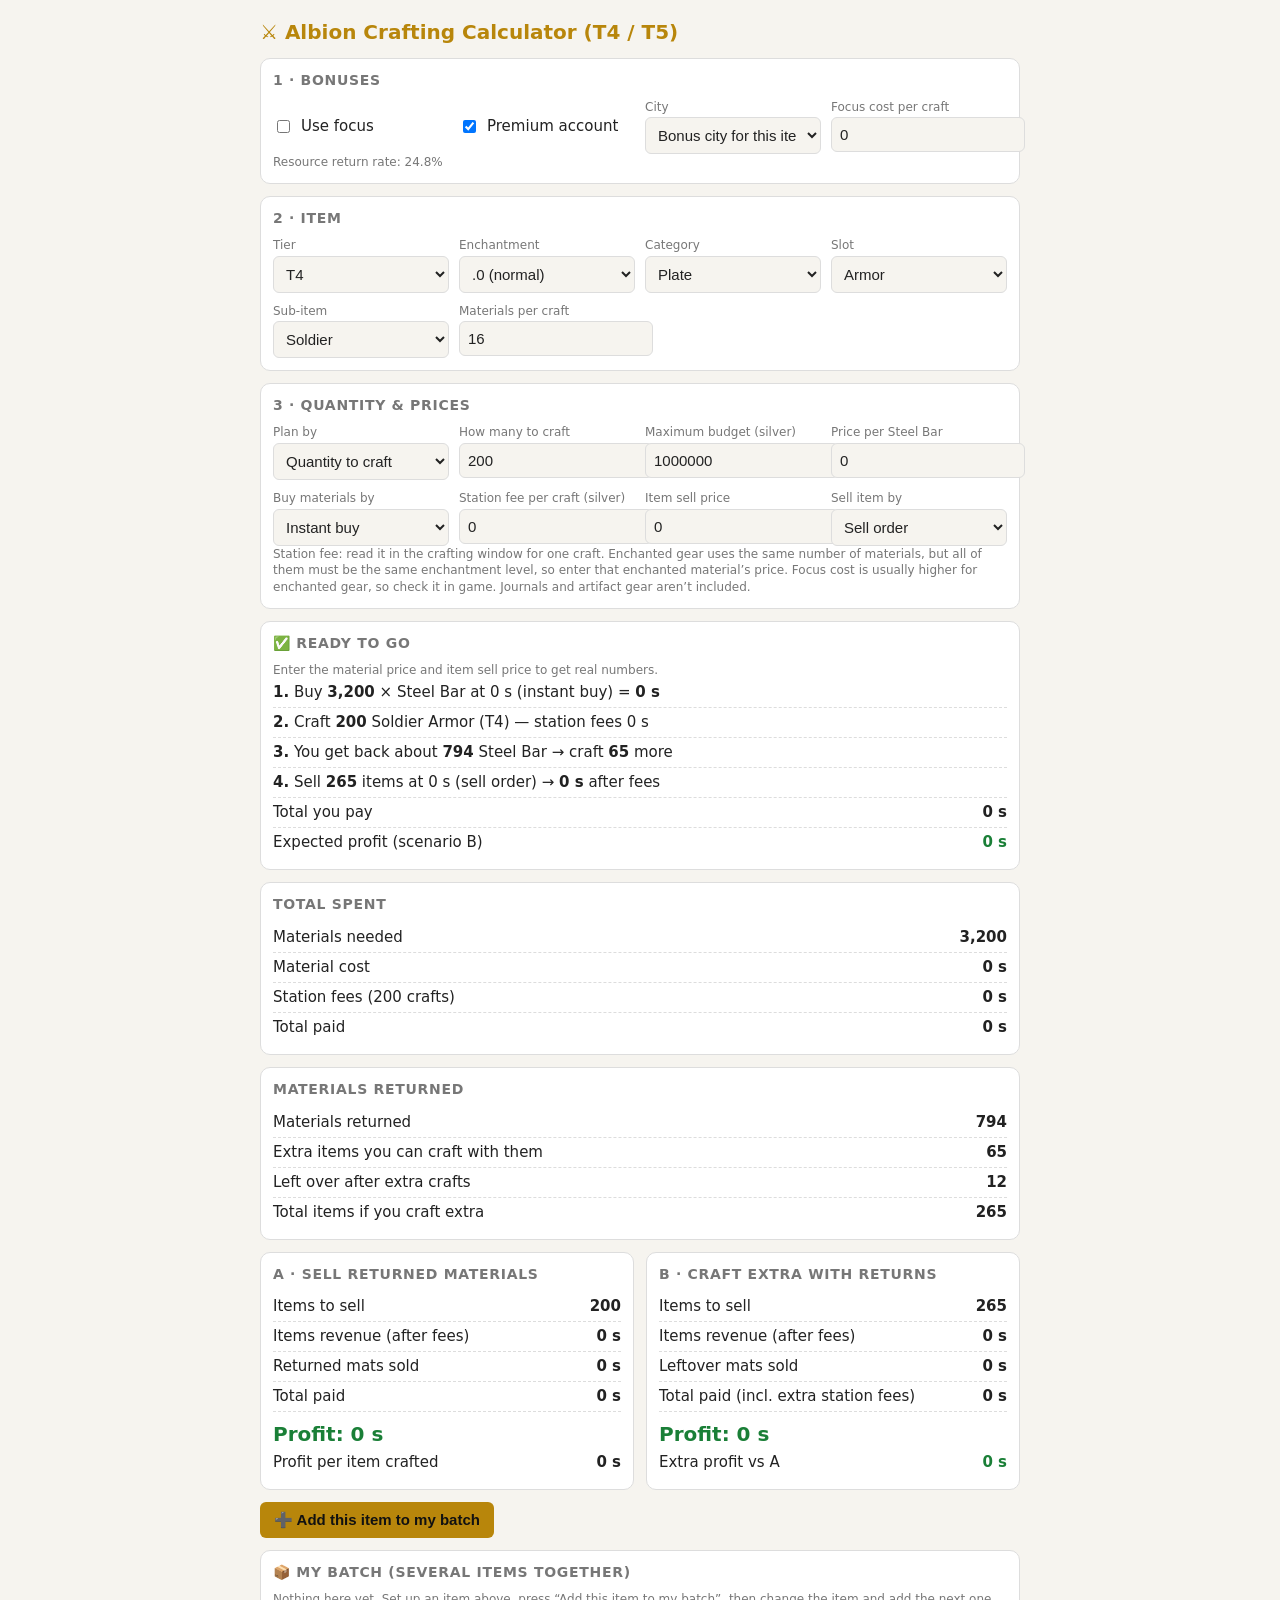
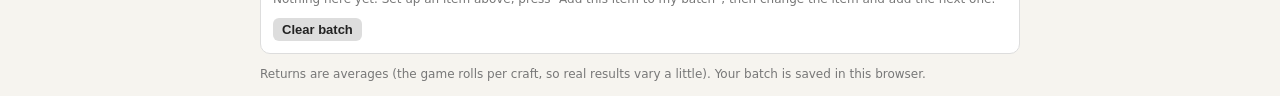
<file: index.html>
<!DOCTYPE html>
<html lang="en"><head><meta charset="utf-8"><meta name="viewport" content="width=device-width, initial-scale=1, viewport-fit=cover">
<title>Albion Crafting Calculator</title>
<link rel="stylesheet" href="style.css"></head><body><div class="w">
<h1>⚔ Albion Crafting Calculator (T4 / T5)</h1>

<div class="c"><h2>1 · Bonuses</h2><div class="g">
<label class="ck"><input type="checkbox" id="foc"> Use focus</label>
<label class="ck"><input type="checkbox" id="prem" checked> Premium account</label>
<div><label>City</label><select id="city"><option value="1">Bonus city for this item</option><option value="0">No bonus city</option></select></div>
<div><label>Focus cost per craft</label><input type="number" id="fc" value="0" min="0"></div>
</div><div class="n" id="rrrn"></div></div>

<div class="c"><h2>2 · Item</h2><div class="g">
<div><label>Tier</label><select id="tier"><option value="4">T4</option><option value="5">T5</option></select></div>
<div><label>Enchantment</label><select id="ench"><option value="0">.0 (normal)</option><option value="1">.1</option><option value="2">.2</option><option value="3">.3</option><option value="4">.4</option></select></div>
<div><label>Category</label><select id="cat"><option>Plate</option><option>Leather</option><option>Cloth</option></select></div>
<div><label>Slot</label><select id="slot"><option value="16">Chest</option><option value="8">Head</option><option value="8">Shoes</option></select></div>
<div><label>Sub-item</label><select id="sub"></select></div>
<div><label>Materials per craft</label><input type="number" id="mpc" value="16" min="1"></div>
</div></div>

<div class="c"><h2>3 · Quantity &amp; prices</h2><div class="g">
<div><label>Plan by</label><select id="mode"><option value="q">Quantity to craft</option><option value="b">Maximum budget</option></select></div>
<div><label>How many to craft</label><input type="number" id="qty" value="200" min="1"></div>
<div><label>Maximum budget (silver)</label><input type="number" id="bud" value="1000000" min="0"></div>
<div><label id="ml">Material price</label><input type="number" id="mp" value="0" min="0"></div>
<div><label>Buy materials by</label><select id="mb"><option value="i">Instant buy</option><option value="o">Buy order</option></select></div>
<div><label>Station fee per craft (silver)</label><input type="number" id="sf" value="0" min="0"></div>
<div><label>Item sell price</label><input type="number" id="ip" value="0" min="0"></div>
<div><label>Sell item by</label><select id="sb"><option value="o">Sell order</option><option value="i">Instant sell</option></select></div>
</div><div class="n">Station fee: read it in the crafting window for one craft. Enchanted gear uses the same number of materials, but all of them must be the same enchantment level, so enter that enchanted material’s price. Focus cost is usually higher for enchanted gear, so check it in game. Journals and artifact gear aren’t included.</div></div>

<div class="c"><h2>✅ Ready to go</h2><div id="rdy"></div></div>
<div class="c"><h2>Total spent</h2><div id="spent"></div></div>
<div class="c"><h2>Materials returned</h2><div id="ret"></div></div>
<div class="sc">
<div class="c"><h2>A · Sell returned materials</h2><div id="A"></div></div>
<div class="c"><h2>B · Craft extra with returns</h2><div id="B"></div></div>
</div>
<button class="btn" id="add">➕ Add this item to my batch</button> <button class="btn s" id="cx" style="display:none">Cancel edit</button>
<div class="c" style="margin-top:12px"><h2>📦 My batch (several items together)</h2><div id="bl"></div><div style="margin-top:10px"><button class="btn s" id="clr">Clear batch</button></div></div>
<div class="n">Returns are averages (the game rolls per craft, so real results vary a little). Your batch is saved in this browser.</div>
</div>
<script src="script.js"></script></body></html>
</file>
<file: style.css>
:root{box-sizing:border-box;padding-top:env(safe-area-inset-top,0px);padding-bottom:env(safe-area-inset-bottom,0px);--bg:#f6f4ef;--card:#fff;--tx:#222;--mut:#777;--bd:#ddd;--ac:#b8860b;--good:#1a7f37;--bad:#c62828}
@media (prefers-color-scheme:dark){:root:not([data-theme="light"]){--bg:#17171a;--card:#222227;--tx:#eee;--mut:#9a9aa3;--bd:#3a3a42;--ac:#e0b040;--good:#4ade80;--bad:#f87171}}
:root[data-theme="dark"]{--bg:#17171a;--card:#222227;--tx:#eee;--mut:#9a9aa3;--bd:#3a3a42;--ac:#e0b040;--good:#4ade80;--bad:#f87171}
html{scroll-padding-top:env(safe-area-inset-top,0px)}
body{margin:0;background:var(--bg);color:var(--tx);font:15px/1.4 system-ui,sans-serif;padding:14px}
.w{max-width:760px;margin:auto}h1{font-size:20px;margin:4px 0 12px;color:var(--ac)}
.c{background:var(--card);border:1px solid var(--bd);border-radius:10px;padding:12px;margin-bottom:12px}
.c h2{font-size:14px;margin:0 0 8px;text-transform:uppercase;letter-spacing:.05em;color:var(--mut)}
.g{display:grid;grid-template-columns:repeat(auto-fit,minmax(150px,1fr));gap:10px}
label{display:block;font-size:12px;color:var(--mut);margin-bottom:2px}
select,input[type=number]{width:100%;padding:8px;border:1px solid var(--bd);border-radius:6px;background:var(--bg);color:var(--tx);font-size:15px}
.ck{display:flex;align-items:center;gap:8px;font-size:15px;color:var(--tx);margin:0}
.r{display:flex;justify-content:space-between;padding:4px 0;border-bottom:1px dashed var(--bd)}
.r:last-child{border:0}.r b{font-variant-numeric:tabular-nums}
.p{font-size:20px;font-weight:700;padding-top:8px}.good{color:var(--good)}.bad{color:var(--bad)}
.sc{display:grid;grid-template-columns:repeat(auto-fit,minmax(250px,1fr));gap:12px}
.n{font-size:12px;color:var(--mut)}
.btn{padding:9px 14px;border:0;border-radius:6px;background:var(--ac);color:#111;font-size:15px;font-weight:600;cursor:pointer}.btn.s{background:var(--bd);color:var(--tx);padding:4px 9px;font-size:13px}
.tw{overflow-x:auto}table{width:100%;border-collapse:collapse;font-size:13px}th,td{padding:5px 6px;text-align:right;border-bottom:1px solid var(--bd);white-space:nowrap}th:first-child,td:first-child{text-align:left}th{color:var(--mut);font-weight:500}
</file>
